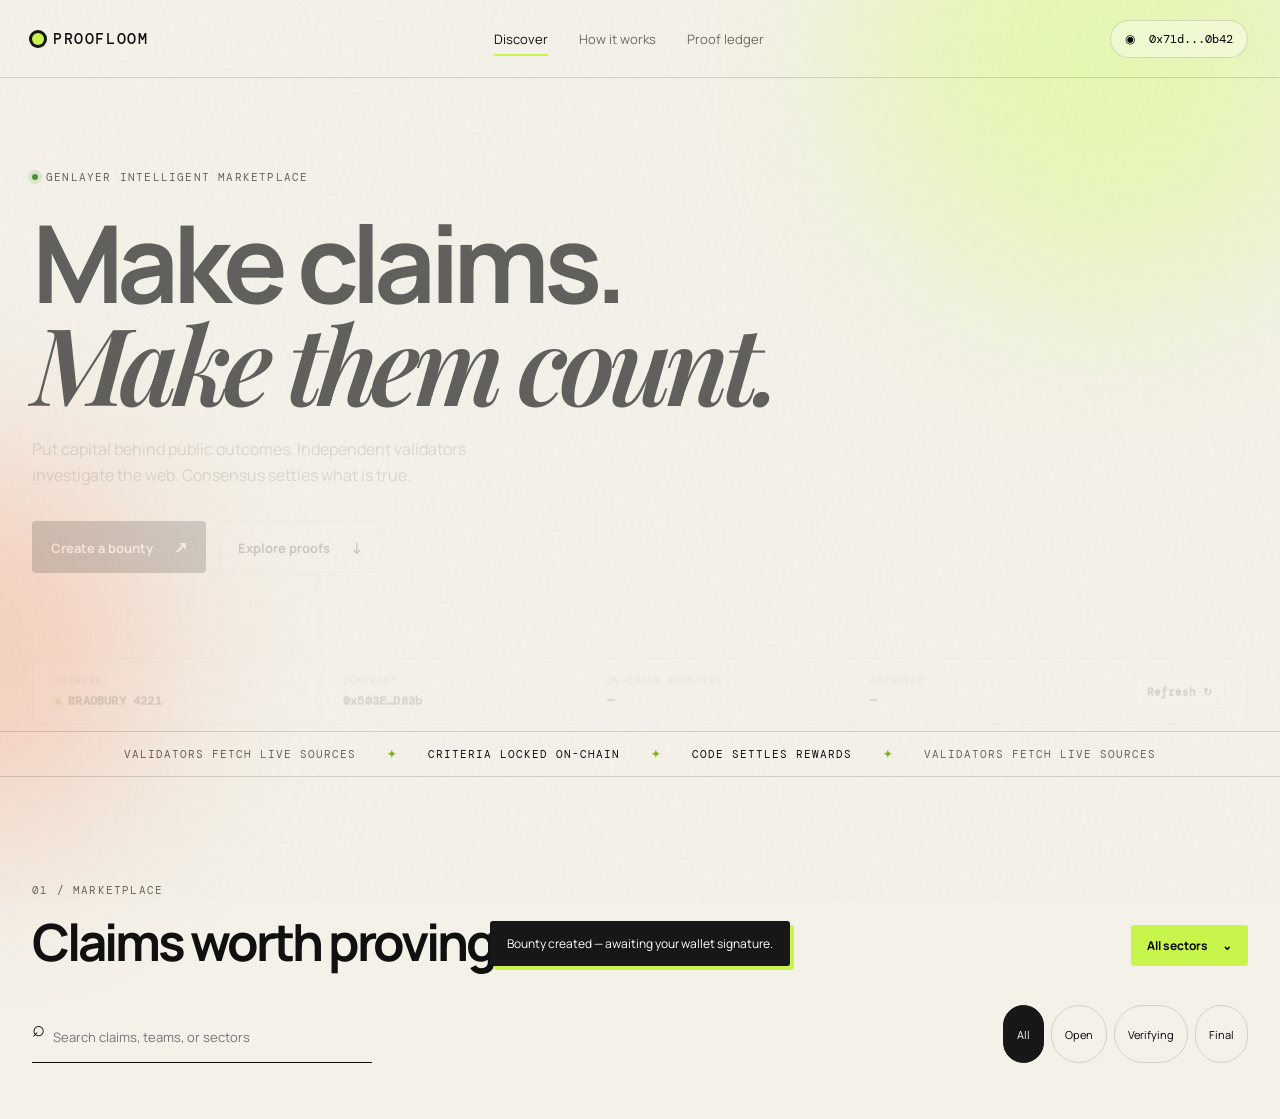
<file: index.html>
<!doctype html>
<html lang="en">
  <head>
    <meta charset="utf-8" />
    <meta name="viewport" content="width=device-width, initial-scale=1" />
    <meta http-equiv="refresh" content="0; url=/web/" />
    <title>Proofloom</title>
    <link rel="canonical" href="/web/" />
  </head>
  <body>
    <p>Opening <a href="/web/">Proofloom</a>…</p>
  </body>
</html>
</file>
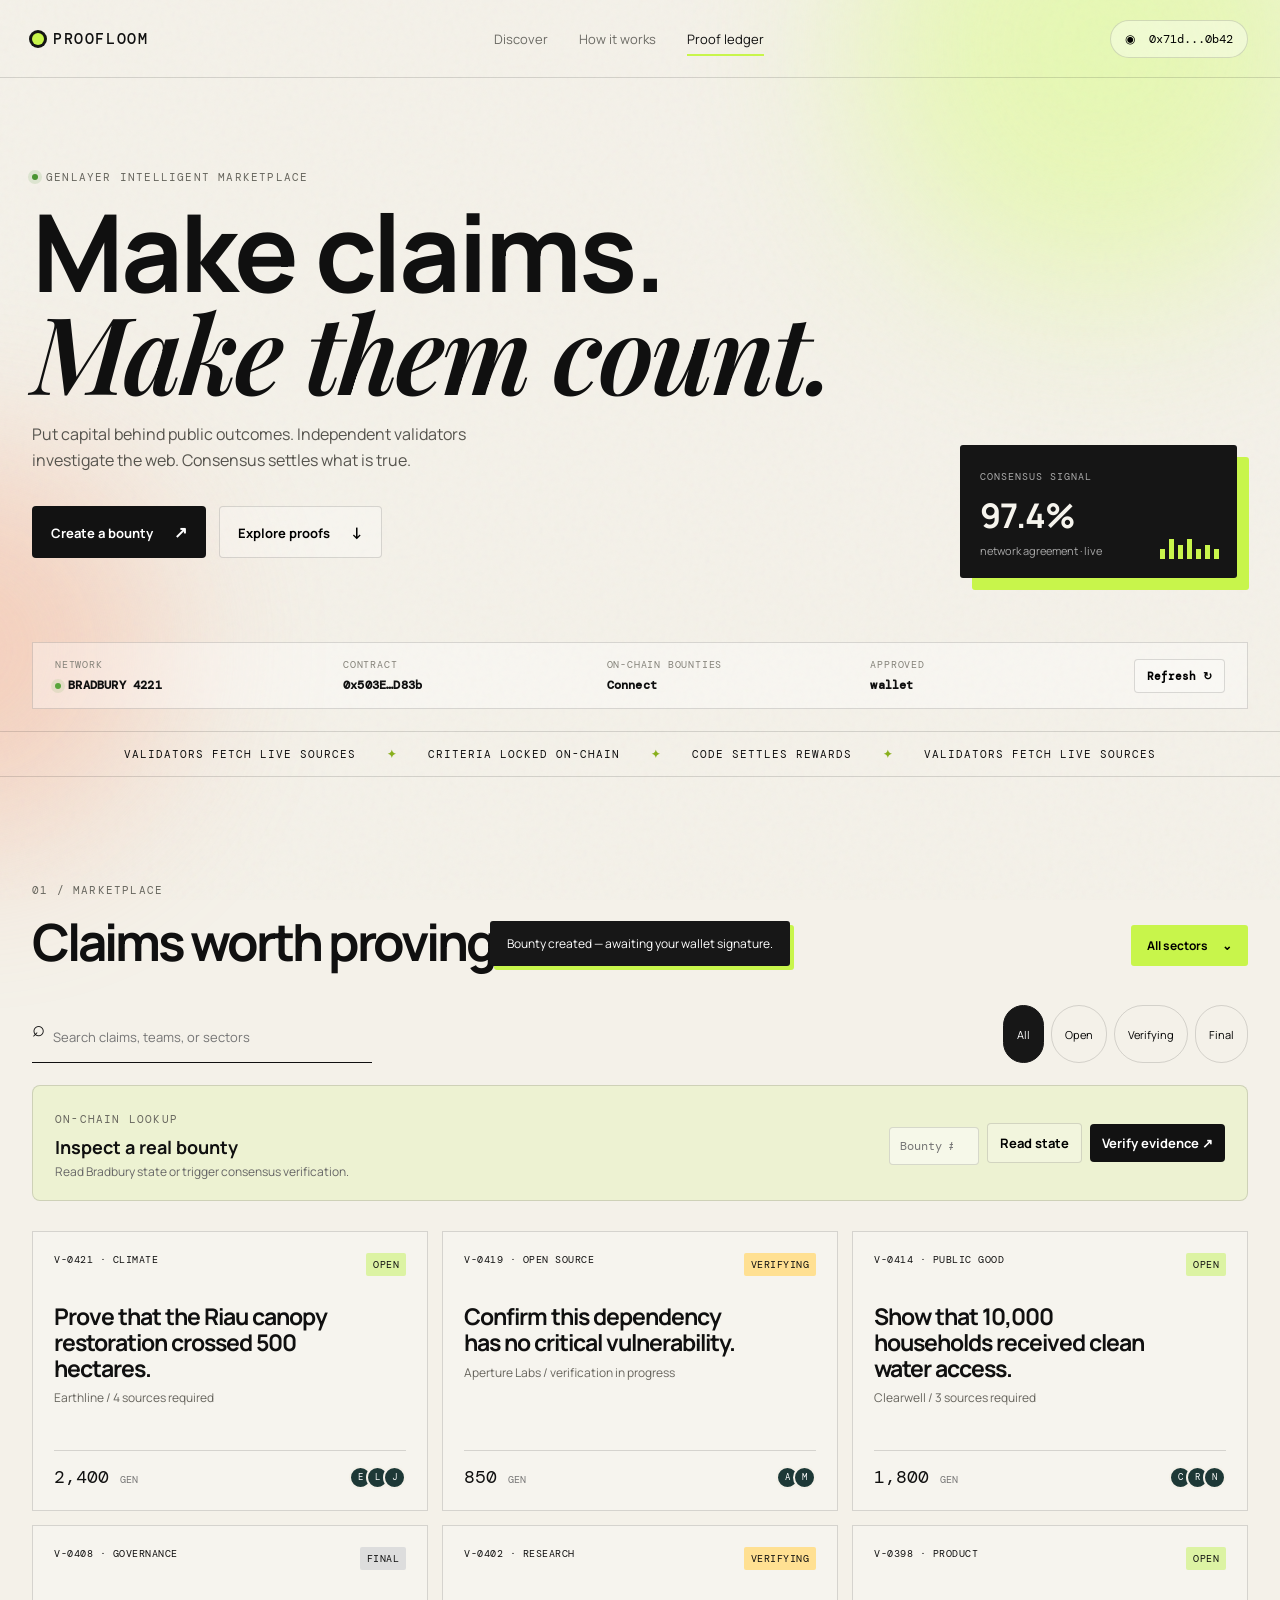
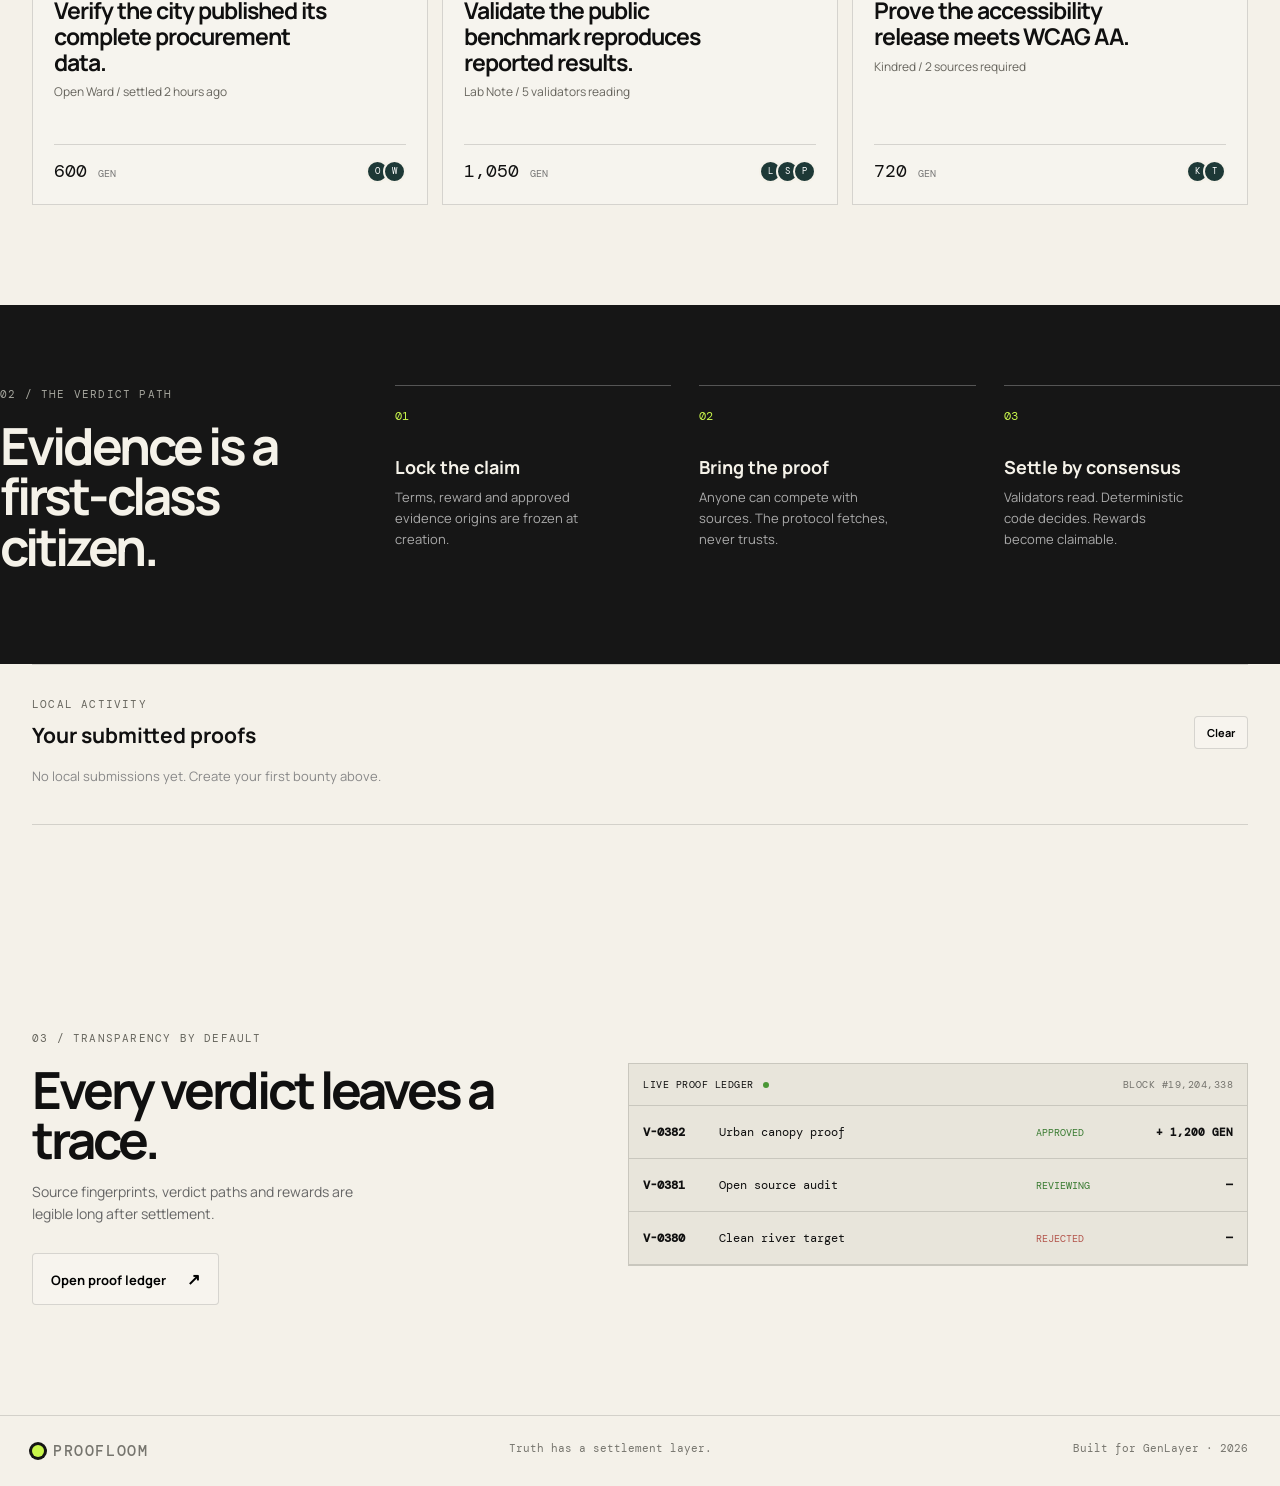
<file: web/index.html>
<!doctype html>
<html lang="en">
  <head>
    <meta charset="UTF-8" /><meta name="viewport" content="width=device-width, initial-scale=1.0" />
    <title>Proofloom — Make claims matter</title><link rel="stylesheet" href="styles.css" />
  </head>
  <body>
    <div class="aurora a"></div><div class="aurora b"></div><div class="noise"></div>
    <nav><a class="brand" href="#"><i></i>VERDICTA</a><div class="navlinks"><a class="active" href="#discover">Discover</a><a href="#how">How it works</a><a href="#proof">Proof ledger</a></div><button class="wallet">◉ &nbsp;0x71d...0b42</button></nav>
    <main>
      <section class="hero"><div class="eyebrow"><span></span> GENLAYER INTELLIGENT MARKETPLACE</div><h1>Make claims.<br><em>Make them count.</em></h1><p>Put capital behind public outcomes. Independent validators investigate the web. Consensus settles what is true.</p><div class="hero-actions"><button class="primary" id="openCreate">Create a bounty <b>↗</b></button><button class="ghost" id="scrollDiscover">Explore proofs <b>↓</b></button></div><div class="signal-card"><div><small>CONSENSUS SIGNAL</small><strong>97.4%</strong><span>network agreement · live</span></div><div class="signal-lines"><i></i><i></i><i></i><i></i><i></i><i></i><i></i></div></div></section>
      <section class="ticker"><span>VALIDATORS FETCH LIVE SOURCES</span><b>✦</b><span>CRITERIA LOCKED ON-CHAIN</span><b>✦</b><span>CODE SETTLES REWARDS</span><b>✦</b><span>VALIDATORS FETCH LIVE SOURCES</span></section>
      <section class="market" id="discover"><div class="section-head"><div><span class="index">01 / MARKETPLACE</span><h2>Claims worth proving.</h2></div><button class="filter" id="filterButton">All sectors <span>⌄</span></button></div><div class="market-tools"><div class="search"><span>⌕</span><input id="search" placeholder="Search claims, teams, or sectors" /></div><div class="tabs" id="tabs"><button class="selected" data-filter="all">All</button><button data-filter="open">Open</button><button data-filter="verifying">Verifying</button><button data-filter="final">Final</button></div></div><div class="cards" id="cards"></div></section>
      <section class="process" id="how"><div><span class="index">02 / THE VERDICT PATH</span><h2>Evidence is a<br>first-class citizen.</h2></div><div class="steps"><article><b>01</b><h3>Lock the claim</h3><p>Terms, reward and approved evidence origins are frozen at creation.</p></article><article><b>02</b><h3>Bring the proof</h3><p>Anyone can compete with sources. The protocol fetches, never trusts.</p></article><article><b>03</b><h3>Settle by consensus</h3><p>Validators read. Deterministic code decides. Rewards become claimable.</p></article></div></section>
      <section class="proof" id="proof"><div class="proof-copy"><span class="index">03 / TRANSPARENCY BY DEFAULT</span><h2>Every verdict leaves a trace.</h2><p>Source fingerprints, verdict paths and rewards are legible long after settlement.</p><button class="ghost">Open proof ledger <b>↗</b></button></div><div class="ledger"><div class="ledger-top"><span>LIVE PROOF LEDGER</span><i></i><span>BLOCK #19,204,338</span></div><div class="ledger-row"><b>V-0382</b><span>Urban canopy proof</span><em>APPROVED</em><strong>+ 1,200 GEN</strong></div><div class="ledger-row"><b>V-0381</b><span>Open source audit</span><em>REVIEWING</em><strong>—</strong></div><div class="ledger-row"><b>V-0380</b><span>Clean river target</span><em class="red">REJECTED</em><strong>—</strong></div></div></section>
    </main><footer><a class="brand" href="#"><i></i>VERDICTA</a><span>Truth has a settlement layer.</span><span>Built for GenLayer · 2026</span></footer>
    <dialog id="createDialog"><form method="dialog"><button class="close" value="cancel">×</button><span class="index">NEW BOUNTY</span><h2>What should the internet prove?</h2><label>Claim<input placeholder="e.g. This project restored 500 hectares" autofocus /></label><div class="split"><label>Reward<input placeholder="1,000 GEN" /></label><label>Deadline<input type="date" /></label></div><label>Evidence origins<input placeholder="reports.example.org, data.example.org" /></label><button class="primary" id="createBounty" value="default">Lock terms & create <b>↗</b></button><p class="fine">Terms become immutable when a challenger accepts.</p></form></dialog><div class="toast" id="toast">Bounty created — awaiting your wallet signature.</div><script src="app.js"></script>
  </body>
</html>
</file>
<file: web/styles.css>
@import url('https://fonts.googleapis.com/css2?family=DM+Mono:wght@400;500&family=Manrope:wght@400;500;600;700;800&family=Playfair+Display:ital,wght@0,600;0,700;1,600;1,700&display=swap');
:root{--ink:#101010;--paper:#f4f1e9;--lime:#c8f54b;--muted:#787770;--line:rgba(16,16,16,.14)}*{box-sizing:border-box}html{scroll-behavior:smooth}body{margin:0;background:var(--paper);color:var(--ink);font-family:Manrope,Arial,sans-serif;overflow-x:hidden}.noise{position:fixed;inset:0;pointer-events:none;opacity:.28;z-index:-1;background-image:url("data:image/svg+xml,%3Csvg viewBox='0 0 180 180' xmlns='http://www.w3.org/2000/svg'%3E%3Cfilter id='n'%3E%3CfeTurbulence type='fractalNoise' baseFrequency='.9' numOctaves='4' stitchTiles='stitch'/%3E%3C/filter%3E%3Crect width='100%25' height='100%25' filter='url(%23n)' opacity='.12'/%3E%3C/svg%3E")}.aurora{position:absolute;z-index:-2;border-radius:50%;filter:blur(85px);opacity:.48}.a{width:490px;height:490px;background:#d9ff7d;top:-190px;right:-70px}.b{width:390px;height:390px;background:#f5ad8f;top:460px;left:-230px}nav{height:78px;display:flex;align-items:center;justify-content:space-between;max-width:1280px;margin:auto;padding:0 32px;border-bottom:1px solid var(--line)}.brand{font-family:'DM Mono';font-size:15px;letter-spacing:1.6px;font-weight:500;color:inherit;text-decoration:none;display:flex;align-items:center;gap:9px}.brand i{width:12px;height:12px;border-radius:50%;background:var(--lime);box-shadow:0 0 0 3px #151515}.navlinks{display:flex;gap:31px}.navlinks a{font-size:13px;text-decoration:none;color:#6c6b65}.navlinks .active{color:var(--ink)}button{font:inherit;cursor:pointer}.wallet{border:1px solid var(--line);background:rgba(255,255,255,.38);border-radius:99px;padding:10px 14px;font:12px 'DM Mono'}main{max-width:1280px;margin:auto}.hero{min-height:564px;padding:92px 32px 72px;position:relative}.eyebrow,.index{font:11px 'DM Mono';letter-spacing:1.2px;color:#67665e}.eyebrow{display:flex;align-items:center;gap:8px}.eyebrow span{width:6px;height:6px;border-radius:99px;background:#499432;box-shadow:0 0 0 4px rgba(73,148,50,.13)}h1,h2{letter-spacing:-3px;margin:17px 0;font-weight:700}h1{font-size:clamp(54px,8.4vw,110px);line-height:.93;max-width:840px}h1 em{font-family:'Playfair Display';font-weight:600}h2{font-size:clamp(34px,4vw,55px);line-height:.98}.hero p{max-width:465px;line-height:1.65;color:#55534d;font-size:16px}.hero-actions{display:flex;gap:13px;margin-top:32px}.primary{border:0;background:#121212;color:white;padding:15px 19px;border-radius:4px;font-size:13px;font-weight:700;transition:.2s}.primary:hover{transform:translateY(-2px);background:#292929}.primary b,.ghost b{margin-left:18px;font-size:16px}.ghost{border:1px solid var(--line);background:rgba(255,255,255,.25);padding:14px 18px;border-radius:4px;font-size:13px;font-weight:700}.signal-card{position:absolute;right:43px;bottom:64px;width:277px;background:#151515;color:#f6f4ed;padding:18px 20px;border-radius:3px;box-shadow:12px 12px 0 var(--lime)}.signal-card small{font:10px 'DM Mono';letter-spacing:1px;color:#aaa}.signal-card strong{font-size:34px;display:block;letter-spacing:-1px;margin-top:7px}.signal-card span{font-size:11px;color:#aaa}.signal-lines{height:23px;display:flex;align-items:end;gap:4px;position:absolute;right:18px;bottom:19px}.signal-lines i{width:5px;background:var(--lime);height:var(--h,10px)}.signal-lines i:nth-child(2n){height:20px}.signal-lines i:nth-child(3n){height:14px}.ticker{border-top:1px solid var(--line);border-bottom:1px solid var(--line);padding:15px 0;white-space:nowrap;overflow:hidden;display:flex;gap:31px;justify-content:center;font:11px 'DM Mono';letter-spacing:1px}.ticker b{color:#88af1c}.market{padding:100px 32px}.section-head{display:flex;justify-content:space-between;align-items:end}.section-head h2{margin-bottom:0}.filter{border:0;background:var(--lime);padding:12px 16px;border-radius:3px;font-weight:700;font-size:12px}.filter span{margin-left:12px}.market-tools{margin:39px 0 22px;display:flex;justify-content:space-between;gap:22px}.search{border-bottom:1px solid var(--ink);width:340px;padding:8px 0;display:flex;gap:8px}.search span{font-size:22px}.search input{border:0;outline:0;background:transparent;width:100%;font:13px Manrope}.tabs{display:flex;gap:7px}.tabs button{background:transparent;border:1px solid var(--line);border-radius:99px;padding:8px 13px;font-size:11px}.tabs .selected{border-color:#171717;background:#171717;color:white}.cards{display:grid;grid-template-columns:repeat(3,1fr);gap:14px}.card{border:1px solid var(--line);padding:21px;min-height:280px;background:rgba(255,255,255,.22);position:relative;display:flex;flex-direction:column;transition:.25s}.card:hover{transform:translateY(-5px);border-color:#555;box-shadow:7px 8px 0 #dfe3c6}.card-top{display:flex;justify-content:space-between;font:10px 'DM Mono';letter-spacing:.5px}.tag{padding:5px 7px;background:#dcf3a3;border-radius:2px}.tag.verifying{background:#ffe092}.tag.final{background:#ddd}.card h3{font-size:23px;letter-spacing:-1px;line-height:1.12;margin:28px 0 8px;max-width:290px}.card p{font-size:12px;color:#66645d;margin:0}.card-bottom{margin-top:auto;border-top:1px solid var(--line);padding-top:14px;display:flex;align-items:center;justify-content:space-between}.reward{font:18px 'DM Mono'}.reward small{font-size:10px;color:#777}.avatars{display:flex}.avatars i{display:grid;place-items:center;width:23px;height:23px;border:2px solid var(--paper);border-radius:99px;background:#1d3836;color:white;font:9px 'DM Mono';margin-left:-6px}.process{padding:90px 32px;background:#161616;color:#f5f2e9;display:grid;grid-template-columns:1.05fr 1.95fr;gap:45px;margin:0 -32px;padding-left:max(32px,calc((100vw - 1280px)/2 + 32px));padding-right:max(32px,calc((100vw - 1280px)/2 + 32px))}.process .index{color:#a6a69e}.steps{display:grid;grid-template-columns:repeat(3,1fr);gap:19px;align-items:end}.steps article{border-top:1px solid #555;padding-top:17px}.steps b{font:12px 'DM Mono';color:var(--lime)}.steps h3{font-size:18px;margin:37px 0 8px}.steps p{color:#aaa;font-size:13px;line-height:1.6;margin:0}.proof{padding:110px 32px;display:grid;grid-template-columns:1fr 1.2fr;gap:80px;align-items:center}.proof-copy p{max-width:360px;color:#666;line-height:1.6;font-size:14px;margin-bottom:27px}.ledger{border:1px solid var(--line);font:12px 'DM Mono';background:#e8e5db}.ledger-top{padding:14px;border-bottom:1px solid var(--line);font-size:10px;letter-spacing:.5px;display:flex;gap:9px;align-items:center}.ledger-top i{width:6px;height:6px;border-radius:99px;background:#4a9735}.ledger-top span:last-child{margin-left:auto;color:#74736d}.ledger-row{display:grid;grid-template-columns:76px 1fr 92px 105px;padding:18px 14px;border-bottom:1px solid var(--line);align-items:center}.ledger-row em{font-style:normal;color:#397b31;font-size:10px}.ledger-row .red{color:#b3554c}.ledger-row strong{text-align:right;font-size:11px}footer{max-width:1280px;margin:auto;border-top:1px solid var(--line);padding:25px 32px;display:flex;justify-content:space-between;color:#76756e;font:11px 'DM Mono'}dialog{border:0;padding:0;background:transparent;width:min(500px,calc(100% - 28px));max-width:calc(100% - 28px)}dialog::backdrop{background:rgba(10,10,10,.56);backdrop-filter:blur(4px)}dialog form{position:relative;background:var(--paper);padding:36px;box-shadow:10px 11px 0 var(--lime)}dialog h2{font-size:37px;margin:13px 0 29px}.close{position:absolute;right:16px;top:13px;border:0;background:transparent;font-size:28px}label{font:11px 'DM Mono';display:block;margin:17px 0 0;color:#5e5d55}input{display:block;width:100%;border:0;border-bottom:1px solid #555;background:transparent;padding:9px 0 8px;margin-top:6px;font:14px Manrope;outline:0}.split{display:grid;grid-template-columns:1fr 1fr;gap:20px}.split input{min-width:0}.createDialog{}.fine{font-size:10px;color:#777;line-height:1.5}.toast{position:fixed;bottom:24px;left:50%;transform:translate(-50%,90px);background:#171717;color:#fff;padding:14px 17px;border-radius:3px;font-size:12px;transition:.3s;box-shadow:4px 4px 0 var(--lime)}.toast.show{transform:translate(-50%,0)}@media(max-width:740px){nav{padding:0 18px}.navlinks{display:none}.wallet{font-size:10px}.hero{padding:70px 20px 190px}.signal-card{left:20px;right:auto;bottom:57px;width:calc(100% - 49px)}.ticker{justify-content:start}.market,.proof{padding:70px 20px}.market-tools,.section-head{align-items:start;flex-direction:column}.search{width:100%}.cards,.process,.proof{grid-template-columns:1fr}.cards{gap:12px}.process{margin:0 -20px;padding:70px 20px}.steps{gap:36px}.proof{gap:33px}.ledger-row{grid-template-columns:58px 1fr 75px}.ledger-row strong{display:none}footer{padding:20px;gap:12px;flex-wrap:wrap}footer span:last-child{display:none}h1{letter-spacing:-2px}}
:root{--mx:50%;--my:30%}.aurora{transform:translate3d(calc((var(--mx) - 50%) * .08),calc((var(--my) - 50%) * .08),0);transition:transform 1.2s cubic-bezier(.2,.8,.2,1)}.hero h1{animation:heroIn 1s cubic-bezier(.2,.8,.2,1) both}.hero p,.hero-actions,.signal-card{animation:riseIn .8s .2s cubic-bezier(.2,.8,.2,1) both}.card,.steps article,.proof-copy,.ledger{opacity:0;transform:translateY(22px);transition:opacity .7s var(--delay) ease,transform .7s var(--delay) cubic-bezier(.2,.8,.2,1)}.is-visible{opacity:1;transform:translateY(0)}.signal-card{animation:float 5s ease-in-out infinite,signalIn .8s .3s both}.ticker span{animation:blink 3s ease-in-out infinite}.ticker span:nth-of-type(2){animation-delay:.5s}.ticker span:nth-of-type(3){animation-delay:1s}@keyframes heroIn{from{opacity:0;transform:translateY(30px);letter-spacing:-.12em}to{opacity:1;transform:none;letter-spacing:-3px}}@keyframes riseIn{from{opacity:0;transform:translateY(18px)}to{opacity:1;transform:none}}@keyframes signalIn{from{opacity:0;transform:scale(.92) translateY(20px)}to{opacity:1;transform:scale(1) translateY(0)}}@keyframes float{0%,100%{margin-top:0}50%{margin-top:-8px}}@keyframes blink{0%,100%{opacity:.62}50%{opacity:1;color:#6b9500}}@media(prefers-reduced-motion:reduce){*,*::before,*::after{animation-duration:.01ms!important;transition-duration:.01ms!important}}
:root{--mx:50%;--my:30%}.live-panel{display:flex;align-items:center;justify-content:space-between;gap:24px;margin:20px 0 30px;padding:20px 22px;border:1px solid var(--line);border-radius:8px;background:rgba(200,245,75,.14);animation:riseIn .7s .25s both}.live-panel strong,.live-panel small{display:block}.live-panel strong{font-size:18px;margin:7px 0 4px}.live-panel small{color:#666;font-size:12px}.live-actions{display:flex;gap:8px;align-items:center}.live-actions input{width:90px;padding:10px;border:1px solid var(--line);border-radius:4px;background:rgba(255,255,255,.5);font:12px 'DM Mono'}.live-actions button{white-space:nowrap;padding:10px 12px}.live-panel pre{display:none;position:absolute;margin-top:180px;max-width:100%;white-space:pre-wrap;font:11px 'DM Mono';background:#171717;color:#c8f54b;padding:12px;border-radius:5px;z-index:2}.live-panel:focus-within pre{display:block}@media(max-width:740px){.live-panel{align-items:stretch;flex-direction:column}.live-actions{flex-wrap:wrap}.live-actions input{width:100%}}
:root{--mx:50%;--my:30%}nav{position:sticky;top:0;z-index:50;transition:height .35s ease,background .35s ease,box-shadow .35s ease,backdrop-filter .35s ease}nav::before{content:"";position:absolute;inset:0 -100vw;z-index:-1;background:rgba(244,241,233,.72);opacity:0;transition:opacity .35s ease}nav.is-scrolled{height:64px;background:rgba(244,241,233,.72);box-shadow:0 12px 35px rgba(30,30,20,.08);backdrop-filter:blur(18px) saturate(1.25)}nav.is-scrolled::before{opacity:1}.navlinks a{position:relative;transition:color .2s ease}.navlinks a::after{content:"";position:absolute;left:0;right:100%;bottom:-8px;height:2px;background:var(--lime);transition:right .25s ease}.navlinks a:hover::after,.navlinks a.active::after{right:0}.wallet{transition:transform .2s ease,background .2s ease}.wallet:hover{transform:translateY(-2px);background:var(--lime)}
:root{--mx:50%;--my:30%}.process{min-height:0;padding-top:76px;padding-bottom:76px;grid-template-columns:minmax(320px,.85fr) minmax(0,2.15fr);align-items:start}.process h2{max-width:390px;font-size:clamp(34px,4vw,54px);line-height:.98}.process .steps{opacity:1;transform:none;grid-template-columns:repeat(3,minmax(0,1fr));gap:28px;padding-top:4px}.process .steps article{opacity:1;transform:none;min-height:170px}.process .steps h3{margin-top:30px}.process .steps p{max-width:190px}.process .steps article:hover{border-color:var(--lime);transform:translateY(-5px);transition:transform .25s ease,border-color .25s ease}@media(max-width:900px){.process{grid-template-columns:1fr;gap:48px}.process .steps{grid-template-columns:repeat(3,1fr)}}@media(max-width:600px){.process .steps{grid-template-columns:1fr;gap:28px}.process .steps article{min-height:auto}.process .steps p{max-width:none}}
:root{--mx:50%;--my:30%}.stats-bar{max-width:1216px;margin:0 auto 22px;padding:15px 22px;display:grid;grid-template-columns:1.1fr 1fr 1fr 1fr auto;gap:20px;align-items:center;border:1px solid var(--line);background:rgba(255,255,255,.34);font:10px 'DM Mono';animation:riseIn .7s .15s both}.stats-bar span{display:block;color:#85837a;letter-spacing:.8px;margin-bottom:6px}.stats-bar strong{font-size:12px;letter-spacing:.2px}.stats-bar i{display:inline-block;width:6px;height:6px;border-radius:50%;background:#58a43b;box-shadow:0 0 0 4px rgba(88,164,59,.12)}.stats-bar .ghost{padding:9px 12px;font-size:11px}.stats-bar.loaded{border-color:rgba(88,164,59,.45)}@media(max-width:740px){.stats-bar{margin:0 20px 22px;grid-template-columns:1fr 1fr;gap:14px}.stats-bar .ghost{width:max-content}}
:root{--mx:50%;--my:30%}.toast a{color:var(--lime);text-decoration:underline}.activity-panel{margin:0 32px 90px;padding:26px 0;border-top:1px solid var(--line);border-bottom:1px solid var(--line)}.activity-head{display:flex;justify-content:space-between;align-items:end;margin-bottom:18px}.activity-head strong{display:block;font-size:21px;margin-top:8px}.activity-head .ghost{padding:8px 12px;font-size:11px}.activity-row{display:grid;grid-template-columns:170px 1fr 80px;gap:15px;align-items:center;padding:14px 0;border-top:1px solid var(--line);font:11px 'DM Mono'}.activity-row span{color:#888}.activity-row b{font-family:Manrope;font-size:12px;font-weight:600}.activity-row a{color:#4f7c24;text-decoration:none;text-align:right}.activity-empty{color:#888;font-size:13px}@media(max-width:740px){.activity-panel{margin:0 20px 65px}.activity-row{grid-template-columns:1fr auto}.activity-row span{grid-column:1/-1}.activity-row b{grid-column:1}.activity-row a{grid-column:2;grid-row:2}}
</file>
